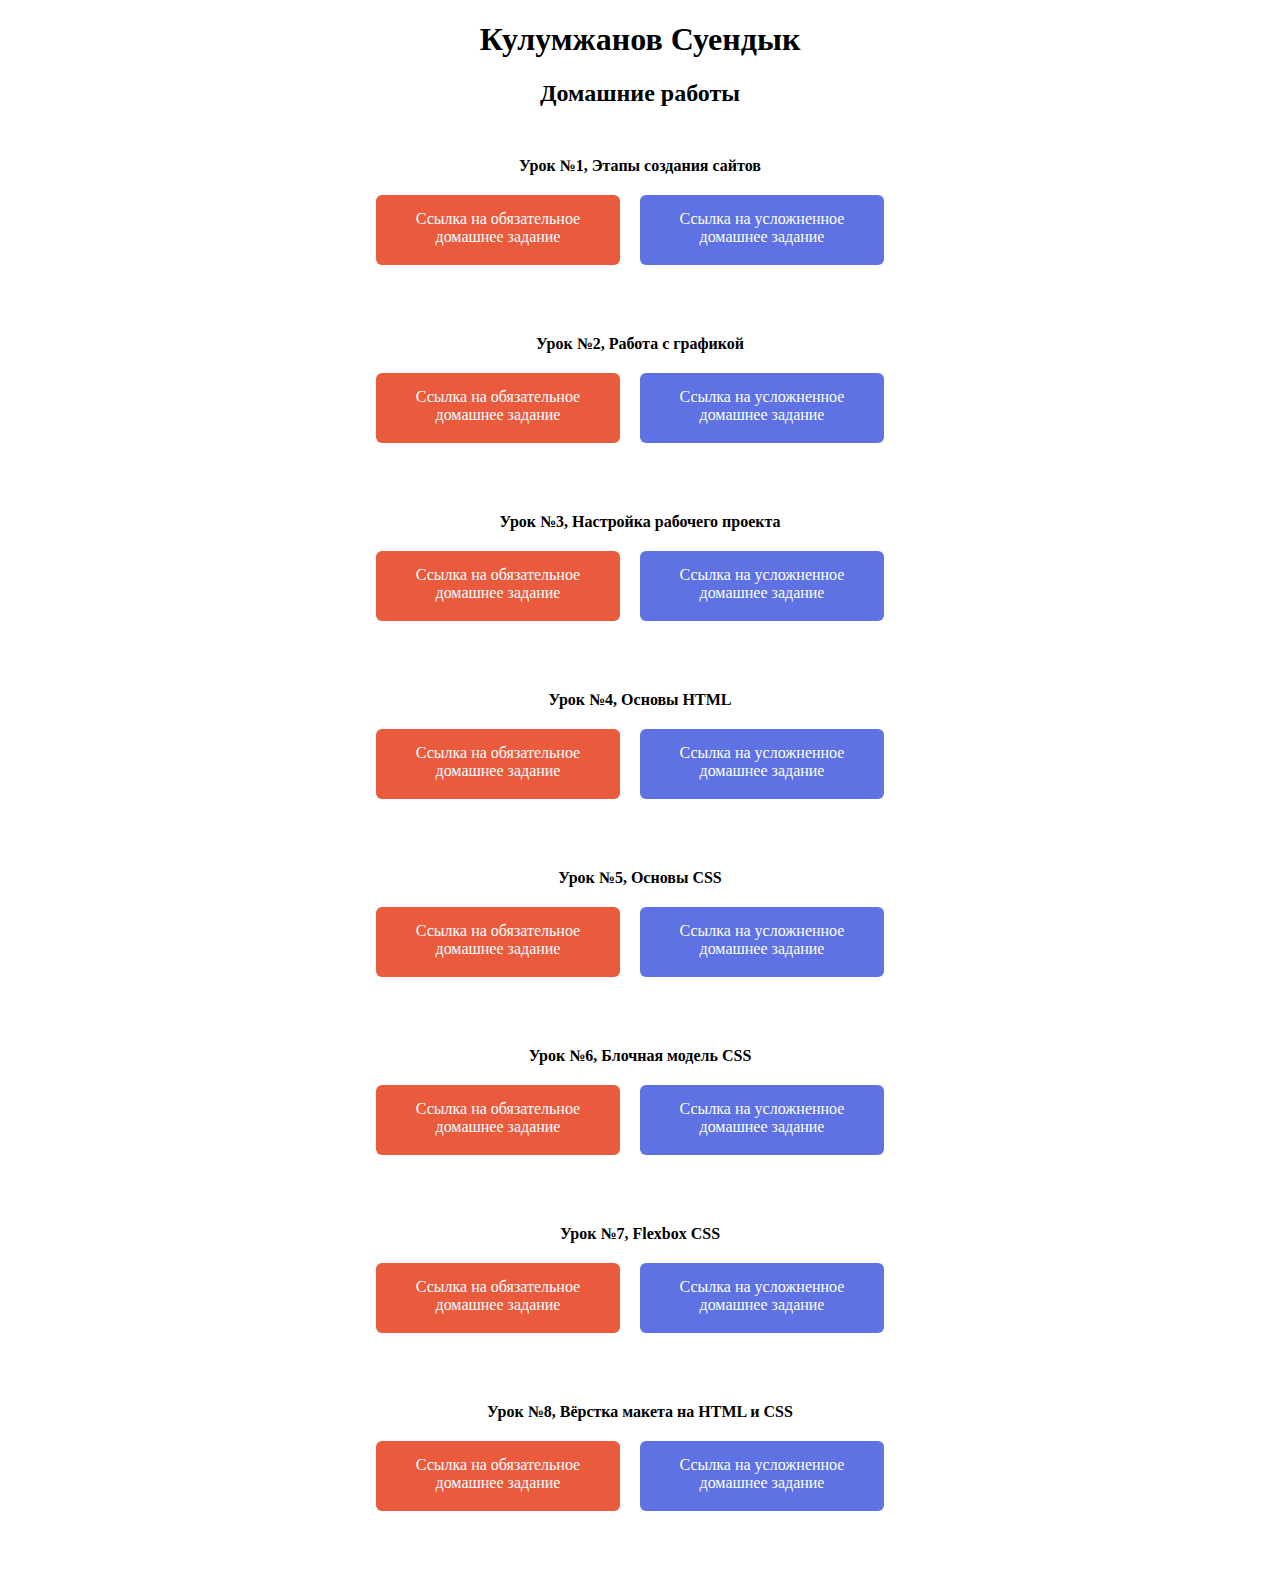
<file: lesson/index.html>
<!DOCTYPE html>
<html lang="ru">

<head>
  <meta charset="UTF-8">
  <meta name="viewport" content="width=device-width, initial-scale=1.0">
  <meta http-equiv="X-UA-Compatible" content="ie=edge">
  <title>Домашние задание</title>
  <link rel="stylesheet" href="css/style.css">
</head>

<body>
  <header>
    <h1>Кулумжанов Суендык</h1>
    <h2>Домашние работы </h2>
  </header>
  <section>
    <div class="items"> 
      <div class="wrap">
        <strong>Урок №1, Этапы создания сайтов</strong>
        <a class="required" href="https://wireframe.cc/3wjL5t">Ссылка на обязательное домашнее задание</a>
        <a class="complicated" href="https://wireframe.cc/pro/pp/9b3938e10221552">Ссылка на усложненное домашнее задание</a>
      </div>
    </div>

    <div class="items">
        <div class="wrap">
      <strong>Урок №2, Работа с графикой</strong>
      <a class="required" href="https://drive.google.com/open?id=1PRv9ocsOMxyvp9GvYrOCSDEGIgpimDEp">Ссылка на обязательное домашнее задание</a>
      <a class="complicated" href="https://drive.google.com/open?id=10_mIDsFTagZkDnCz_je2CTtrNr6mLcNW">Ссылка на усложненное домашнее задание</a>
    </div>
  </div>
    <div class="items">
        <div class="wrap">
      <strong>Урок №3, Настройка рабочего проекта</strong>
      <a class="required" href="https://github.com/Sikonay/homeworks">Ссылка на обязательное домашнее задание</a>
      <a class="complicated" href="http://kulumzhano.temp.swtest.ru/">Ссылка на усложненное домашнее задание</a>
    </div>
  </div>
    <div class="items">
        <div class="wrap">
      <strong>Урок №4, Основы HTML</strong>
      <a class="required" href="http://kulumzhano.temp.swtest.ru">Ссылка на обязательное домашнее задание</a>
      <a class="complicated" href="http://kulumzhano.temp.swtest.ru">Ссылка на усложненное домашнее задание</a>
    </div>
  </div>
    <div class="items">
        <div class="wrap">
        <strong>Урок №5, Основы CSS</strong>
        <a class="required" href="http://kulumzhano.temp.swtest.ru">Ссылка на обязательное домашнее задание</a>
        <a class="complicated" href="http://kulumzhano.temp.swtest.ru">Ссылка на усложненное домашнее задание</a>
    </div>
  </div>
    <div class="items">
        <div class="wrap">
        <strong>Урок №6, Блочная модель CSS</strong>
        <a class="required" href="http://kulumzhano.temp.swtest.ru/lesson4/index.html">Ссылка на обязательное домашнее задание</a>
        <a class="complicated" href="http://kulumzhano.temp.swtest.ru/project/src/index.html">Ссылка на усложненное домашнее задание</a>
    </div>
  </div>
    <div class="items">
        <div class="wrap">
        <strong>Урок №7, Flexbox CSS</strong>
        <a class="required" href="https://sikonay.github.io/homeworks/Lesson_7/easy/">Ссылка на обязательное домашнее задание</a>
        <a class="complicated" href="https://drive.google.com/open?id=1jBmkw75Vx1qa8SAUtfNOQqC7b33Zfgrz">Ссылка на усложненное домашнее задание</a>
    </div>
  </div>
    <div class="items">
        <div class="wrap">
        <strong>Урок №8, Вёрстка макета на HTML и CSS</strong>
        <a class="required" href="https://sikonay.github.io/homeworks/lesson-8/easy/">Ссылка на обязательное домашнее задание</a>
        <a class="complicated" href="№">Ссылка на усложненное домашнее задание</a>
    </div>
  </div>
  </section>
</body>

</html>
</file>
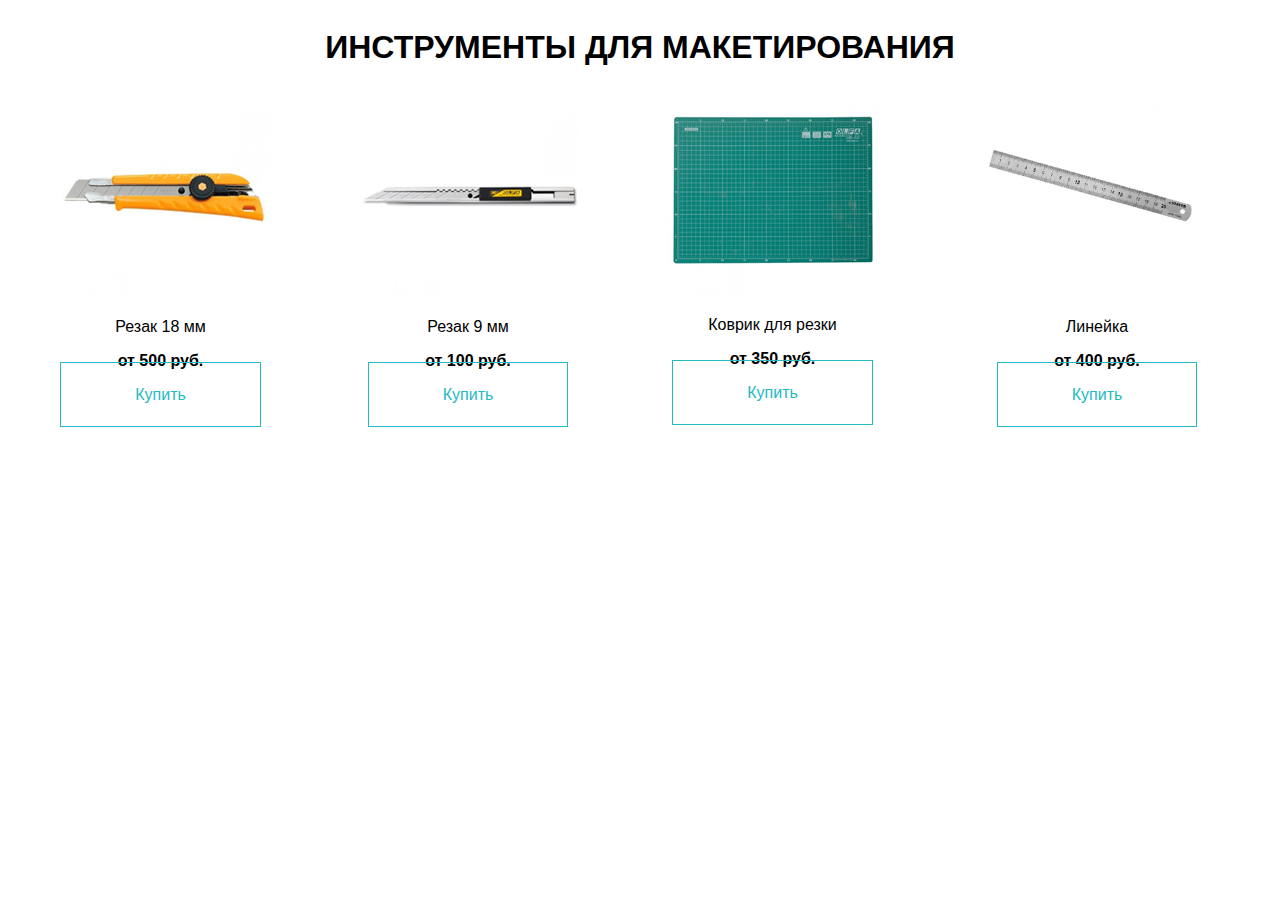
<file: Lesson 7/easy/index.html>
<!DOCTYPE html>
<html lang="ru">

<head>
  <meta charset="UTF-8">
  <meta name="viewport" content="width=device-width, initial-scale=1.0">
  <meta http-equiv="X-UA-Compatible" content="ie=edge">
  <title>Легкое задание №7</title>
  <link rel="stylesheet" href="css/style.css">
</head>

<body>
  <div class="content">
    
    <div class="product active">
      <h1>Инструменты для макетирования</h1>
    </div>

    <div class="product">
      <img src="img/product1.png" alt="">
      <p>Резак 18 мм</p>
      <p class="bold">от 500 руб.</p>
      <a>Купить</a>
    </div>
    <div class="product">
      <img src="img/product2.png" alt="">
      <p>Резак 9 мм</p>
      <p class="bold">от 100 руб.</p>
      <a>Купить</a>
    </div>
    <div class="product">
      <img src="img/product3.png" alt="">
      <p>Коврик для резки</p>
      <p class="bold">от 350 руб.</p>
      <a>Купить</a>
    </div>
    <div class="product">
      <img src="img/product4.png" alt="">
      <p>Линейка</p>
      <p class="bold">от 400 руб.</p>
      <a>Купить</a>
    </div>

  </div>
</body>

</html>
</file>
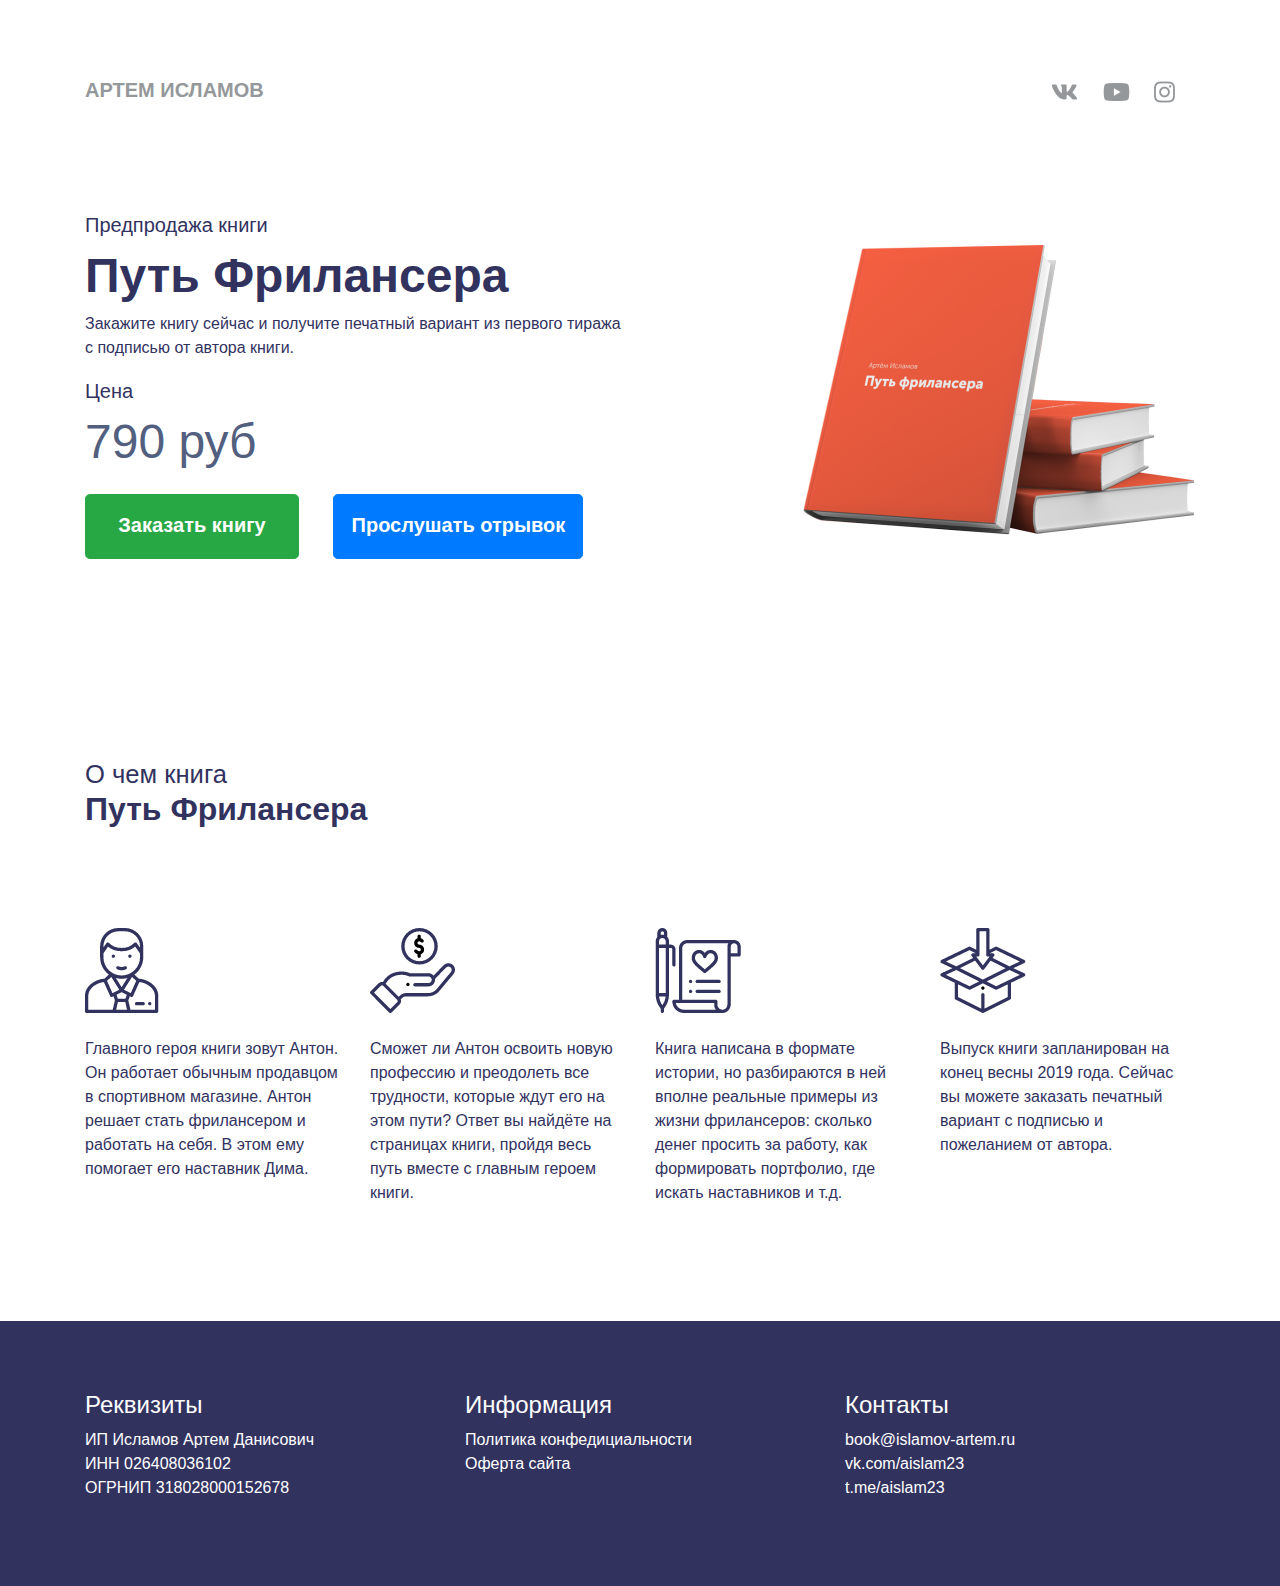
<file: lesson-10/easy/index.html>
<!doctype html>
<html lang="ru">
  <head>
    <!-- Required meta tags -->
    <meta charset="utf-8">
    <meta name="viewport" content="width=device-width, initial-scale=1, shrink-to-fit=no">

    <!-- Bootstrap CSS -->
    <link rel="stylesheet" href="https://stackpath.bootstrapcdn.com/bootstrap/4.3.1/css/bootstrap.min.css" integrity="sha384-ggOyR0iXCbMQv3Xipma34MD+dH/1fQ784/j6cY/iJTQUOhcWr7x9JvoRxT2MZw1T" crossorigin="anonymous">
    <link rel="stylesheet" href="css/style.css">
    <title>Путь фрилансера</title>
  </head>
  <body>
    <header class="hero">
      <div class="container">
        <nav class="navbar">
          <a class="navbar-brand" href="#">Артем Исламов</a>
          <div class="social">
            <a href="#"><img src="img/vk.png" alt=""></a>
            <a href="#"><img src="img/youtoobe.png" alt=""></a>
            <a href="#"><img src="img/instagram.png" alt=""></a>
          </div>
        </nav>
        <div class="main">
          <div class="row align-items-center">
            <div class="col-lg-6 col-sm-8">
              <div class="main-text">
                <span class="subtitle d-block">Предпродажа книги</span>
                <strong class="title d-block">Путь Фрилансера</strong>
                <p class="discription">Закажите книгу сейчас и получите печатный вариант из первого тиража с подписью от автора книги.</p>
                <span class="price-tag d-block">Цена</span>
                <strong class="price">790 руб</strong>
                <div class="buttons mt-3">
                  <a href="#" class="btn btn-success btn-lg">Заказать книгу</a>
                  <a href="#" class="btn btn-primary btn-lg">Прослушать отрывок</a>
                </div>
              </div>
            </div>
            <div class="col-lg-6 col-sm-4">
              <div class="main-image"><img src="img/main-image.png" alt=""></div>
            </div>
          </div>
        </div>
      </div>
    </header>

    <section class="about section">
      <div class="container">
        <h2 class="section-heading">
          <small class="section-subtitle d-block">О чем книга</small>
          <strong class="section-title">Путь Фрилансера</strong>
        </h2>
        <div class="about-block">
            <div class="row">
                <div class="col-md-6 col-lg-3">
                  <img src="img/picture1.png" alt="">
                  <p class="block-text mt-4">Главного героя книги зовут Антон. Он работает обычным продавцом в спортивном магазине. Антон решает стать фрилансером и работать на себя. В этом ему помогает его наставник Дима.</p>
                </div>
                <div class="col-md-6 col-lg-3">
                  <img src="img/picture2.png" alt="">
                  <p class="block-text mt-4">Сможет ли Антон освоить новую профессию и преодолеть все трудности, которые ждут его на этом пути? Ответ вы найдёте на страницах книги, пройдя весь путь вместе с главным героем книги.</p>
                </div>
                <div class="col-md-6 col-lg-3">
                  <img src="img/picture3.png" alt="">
                  <p class="block-text mt-4">Книга написана в формате истории, но разбираются в ней вполне реальные примеры из жизни фрилансеров: сколько денег просить за работу, как формировать портфолио, где искать наставников и т.д.</p>
                </div>
                <div class="col-md-6 col-lg-3">
                  <img src="img/picture4.png" alt="">
                  <p class="block-text mt-4">Выпуск книги запланирован на конец весны 2019 года. Сейчас вы можете заказать печатный вариант с подписью и пожеланием от автора.</p>
                </div>
              </div>
        </div>
      </div>
    </section>

    <footer>
      <div class="container">
        <div class="footer-wrap">
          <div class="row">
            <div class="col-4">
              <h4>Реквизиты</h4>
              <p>ИП Исламов Артем Данисович<br> 
                ИНН 026408036102 <br>
                ОГРНИП 318028000152678
              </p>
            </div>
            <div class="col-4">
              <h4>Информация</h4>
              <p>
                <a href="#">Политика конфедициальности</a>
                <a href="#">Оферта сайта</a>
              </p>
            </div>
            <div class="col-4">
              <h4>Контакты</h4>
              <P>
                <a href="#">book@islamov-artem.ru</a>
                <a href="#">vk.com/aislam23</a>
                <a href="#">t.me/aislam23</a>
              </P>
            </div>
          </div>
        </div>
      </div>
    </footer>
  </body>
</html>
</file>
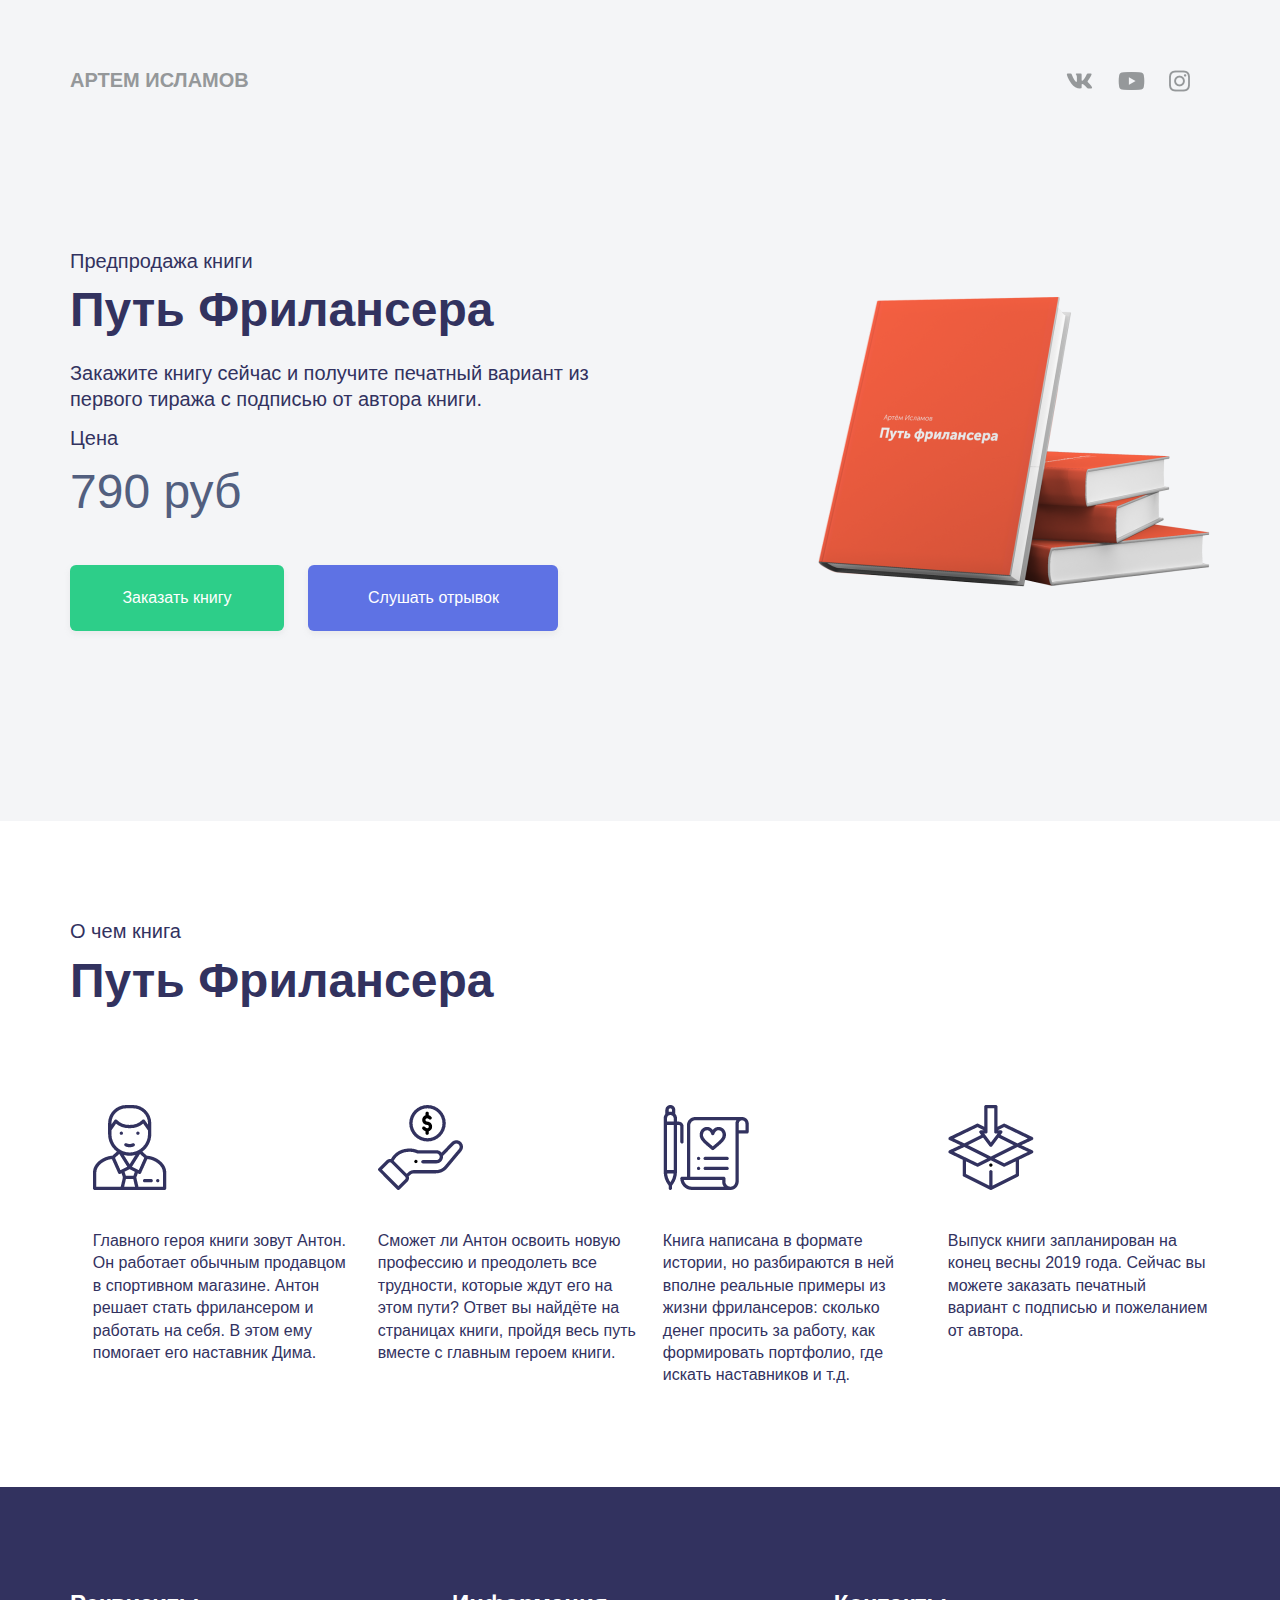
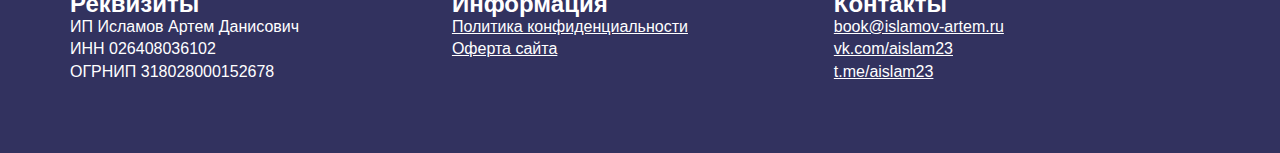
<file: lesson-8/easy/index.html>
<!DOCTYPE html>
<html lang="ru">

<head>
  <meta charset="UTF-8">
  <meta name="viewport" content="width=device-width, initial-scale=1.0">
  <meta http-equiv="X-UA-Compatible" content="ie=edge">
  <title>Легкое задание №8</title>
  <link rel="stylesheet" href="css/reset.css">
  <link rel="stylesheet" href="css/style.css">
</head>

<body>
  <!--Главный блок-->
  <header class="hero">
    <div class="container">
      <!-- Шапка -->
      <div class="navbar">
        <span class="brand">Артем Исламов</span>
        <div class="social">
          <a href="#"><img src="img/vk.png" alt="Изображение не загрузилось"></a>
          <a href="#"><img src="img/youtoobe.png" alt="Изображение не загрузилось"></a>
          <a href="#"><img src="img/instagram.png" alt="Изображение не загрузилось"></a>
        </div>
      </div>
      <!-- /.navbar -->
      <div class="main">
        <div class="main-text">
          <span class="subtitle">Предпродажа книги</span>
          <strong class="title">Путь Фрилансера</strong>
          <p class="desription">Закажите книгу сейчас и получите печатный вариант из первого тиража с подписью от
            автора книги.</p>
          <span class="price-tag">Цена</span>
          <strong class="price">790 руб</strong>
          <div class="buttons">
            <a href="#" class="btn btn-success">Заказать книгу</a>
            <a href="#" class="btn btn-primary">Слушать отрывок</a>
          </div>
        </div>
        <!-- /.main-text -->
        <div class="main-image">
          <img src="img/main-image.png" alt="Кортинка не отобразилась">
        </div>
        <!-- /.main-image -->
      </div>
      <!-- /.main -->
    </div>
    <!-- /.container -->
  </header>
  <section class="about section">
    <div class="container">
      <h2 class="section-heading">
        <span class="section-subtitle">О чем книга</span>
        <strong class="section-title">Путь Фрилансера</strong>
      </h2>
      <div class="wrap">
        <div class="block">
          <img src="img/picture1.png" alt="Изображение не загрузилось">
          <p class="block-text">
            Главного героя книги зовут Антон. Он работает обычным продавцом в спортивном магазине. Антон решает стать
            фрилансером и работать на себя. В этом ему помогает его наставник Дима.
          </p>
        </div>
        <div class="block">
          <img src="img/picture2.png" alt="Изображение не загрузилось">
          <p class="block-text">
            Сможет ли Антон освоить новую профессию и преодолеть все трудности, которые ждут его на этом пути? Ответ вы
            найдёте на страницах книги, пройдя весь путь вместе с главным героем книги.
          </p>
        </div>
        <div class="block">
          <img src="img/picture3.png" alt="Изображение не загрузилось">
          <p class="block-text">
            Книга написана в формате истории, но разбираются в ней вполне реальные примеры из жизни фрилансеров:
            сколько денег просить за работу, как формировать портфолио, где искать наставников и т.д.
          </p>
        </div>
        <div class="block">
          <img src="img/picture4.png" alt="Изображение не загрузилось">
          <p class="block-text">
            Выпуск книги запланирован на конец весны 2019 года. Сейчас вы можете заказать печатный вариант с подписью и
            пожеланием от автора.
          </p>
        </div>
      </div>
      <!-- /.wrap -->
    </div>
  </section>

  <footer class="footer">
    <div class="container">
      <div class="footer-wrap">
        <div class="footer-block">
          <h4 class="footer-title">Реквизиты</h4>
          <p>ИП Исламов Артем Данисович <br>
            ИНН 026408036102 <br>
            ОГРНИП 318028000152678</p>
        </div>
        <div class="footer-block">
          <h4 class="footer-title">Информация</h4>
          <p> <a href="">Политика конфиденциальности</a>
            <a href="">Оферта сайта</a>
          </p>
        </div>
        <div class="footer-block">
          <h4 class="footer-title">Контакты</h4>
          <p> <a href="#">book@islamov-artem.ru</a>
            <a href="#">vk.com/aislam23</a>
            <a href="#">t.me/aislam23</a> </p>
        </div>
      </div>
    </div>
  </footer>

</body>

</html>
</file>
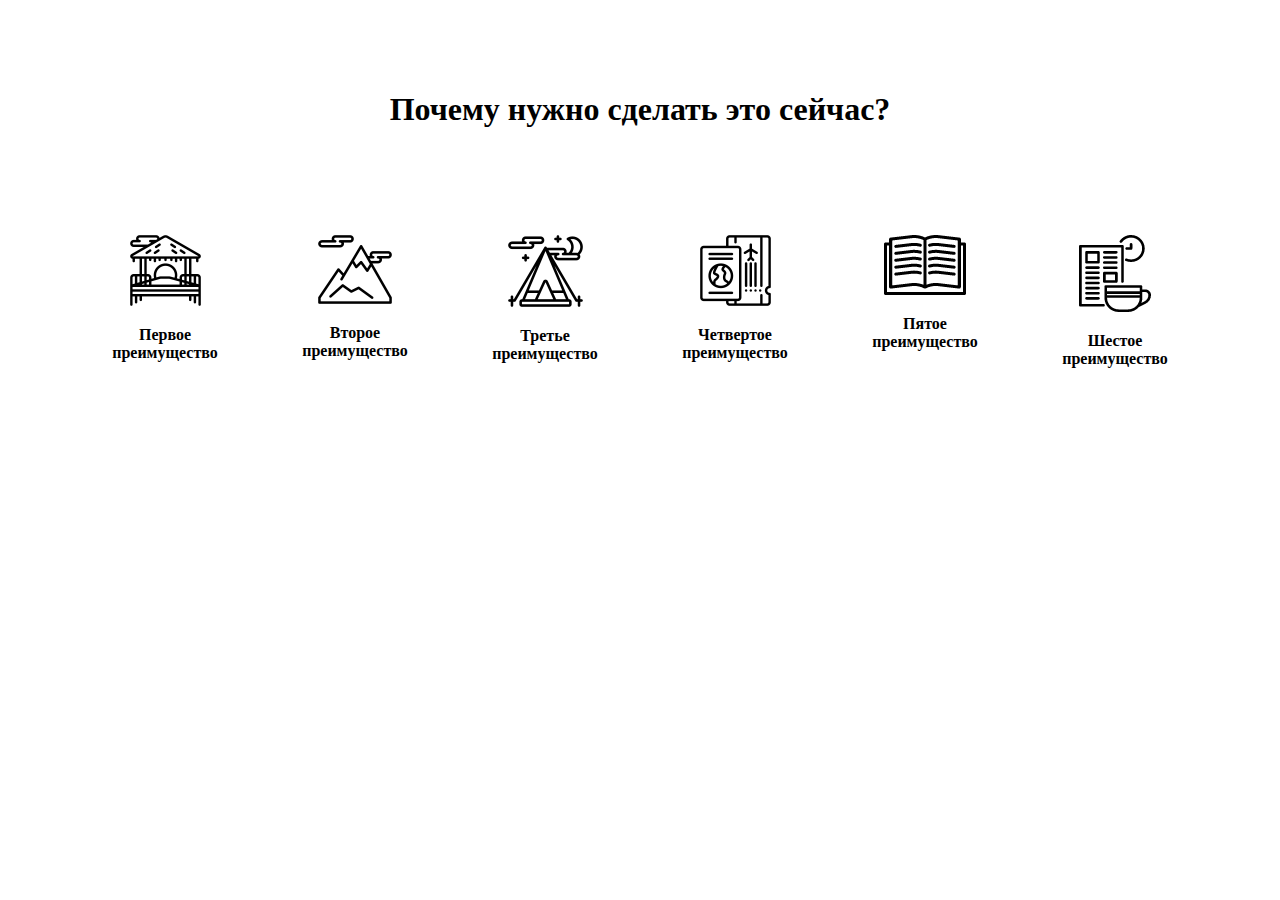
<file: lesson-9/easy/index.html>
<!doctype html>
<html lang="ru">
  <head>
    <!-- Required meta tags -->
    <meta charset="utf-8">
    <meta name="viewport" content="width=device-width, initial-scale=1, shrink-to-fit=no">

    <!-- Bootstrap CSS -->
    <link rel="stylesheet" href="css/bootstrap-grid.min.css">
    <link rel="stylesheet" href="css/style.css">

    <title>Урок №9</title>
  </head>
  <body>
    <div class="container">
      <div class="row">
        <div class="header col-12">
          <h1>Почему нужно сделать это сейчас?</h1>
        </div>  
      </div>

      <div class="row">
        <div class="block col-sm-6 col-md-6 col-lg-2 col-xl-2">
          <img src="img/img1.png" alt="">
          <span>Первое 
              преимущество</span>
        </div>
        <div class="block col-sm-6 col-md-6 col-lg-2 col-xl-2">
          <img src="img/img2.png" alt="">
          <span>Второе
              преимущество</span>
        </div>
        <div class="block col-sm-6 col-md-6 col-lg-2 col-xl-2">
          <img src="img/img3.png" alt="">
          <span>Третье
              преимущество</span>
        </div>
        <div class="block col-sm-6 col-md-6 col-lg-2 col-xl-2">
          <img src="img/img4.png" alt="">
          <span>Четвертое
              преимущество</span>
        </div>
        <div class="block col-sm-6 col-md-6 col-lg-2 col-xl-2">
          <img src="img/img5.png" alt="">
          <span>Пятое
              преимущество</span>
        </div>
        <div class="block col-sm-6 col-md-6 col-lg-2 col-xl-2">
          <img src="img/img6.png" alt="">
          <span>Шестое
              преимущество</span>
        </div>
      </div>
    </div>
    

  
   
  </body>
</html>
</file>
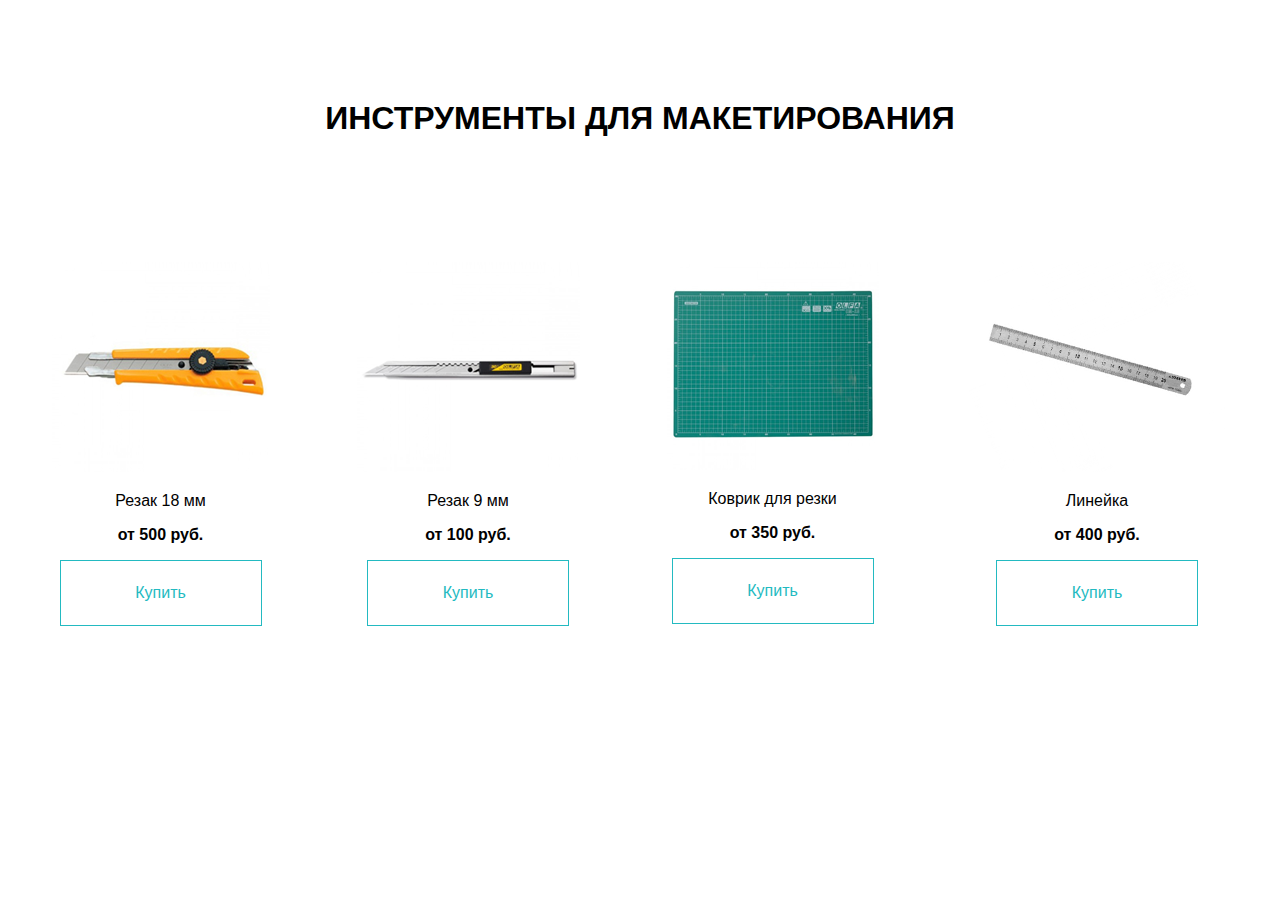
<file: Lesson_7/easy/index.html>
<!DOCTYPE html>
<html lang="ru">

<head>
  <meta charset="UTF-8">
  <meta name="viewport" content="width=device-width, initial-scale=1.0">
  <meta http-equiv="X-UA-Compatible" content="ie=edge">
  <title>Легкое задание №7</title>
  <link rel="stylesheet" href="css/style.css">
</head>

<body>
  
  <div class="title">
    <h1>Инструменты для макетирования</h1>
  </div>

  <div class="content">
    <div class="product">
      <img src="img/product1.png" alt="">
      <p>Резак 18 мм</p>
      <p class="bold">от 500 руб.</p>
      <a>Купить</a>
    </div>
    <div class="product">
      <img src="img/product2.png" alt="">
      <p>Резак 9 мм</p>
      <p class="bold">от 100 руб.</p>
      <a>Купить</a>
    </div>
    <div class="product">
      <img src="img/product3.png" alt="">
      <p>Коврик для резки</p>
      <p class="bold">от 350 руб.</p>
      <a>Купить</a>
    </div>
    <div class="product">
      <img src="img/product4.png" alt="">
      <p>Линейка</p>
      <p class="bold">от 400 руб.</p>
      <a>Купить</a>
    </div>

  </div>
</body>

</html>
</file>
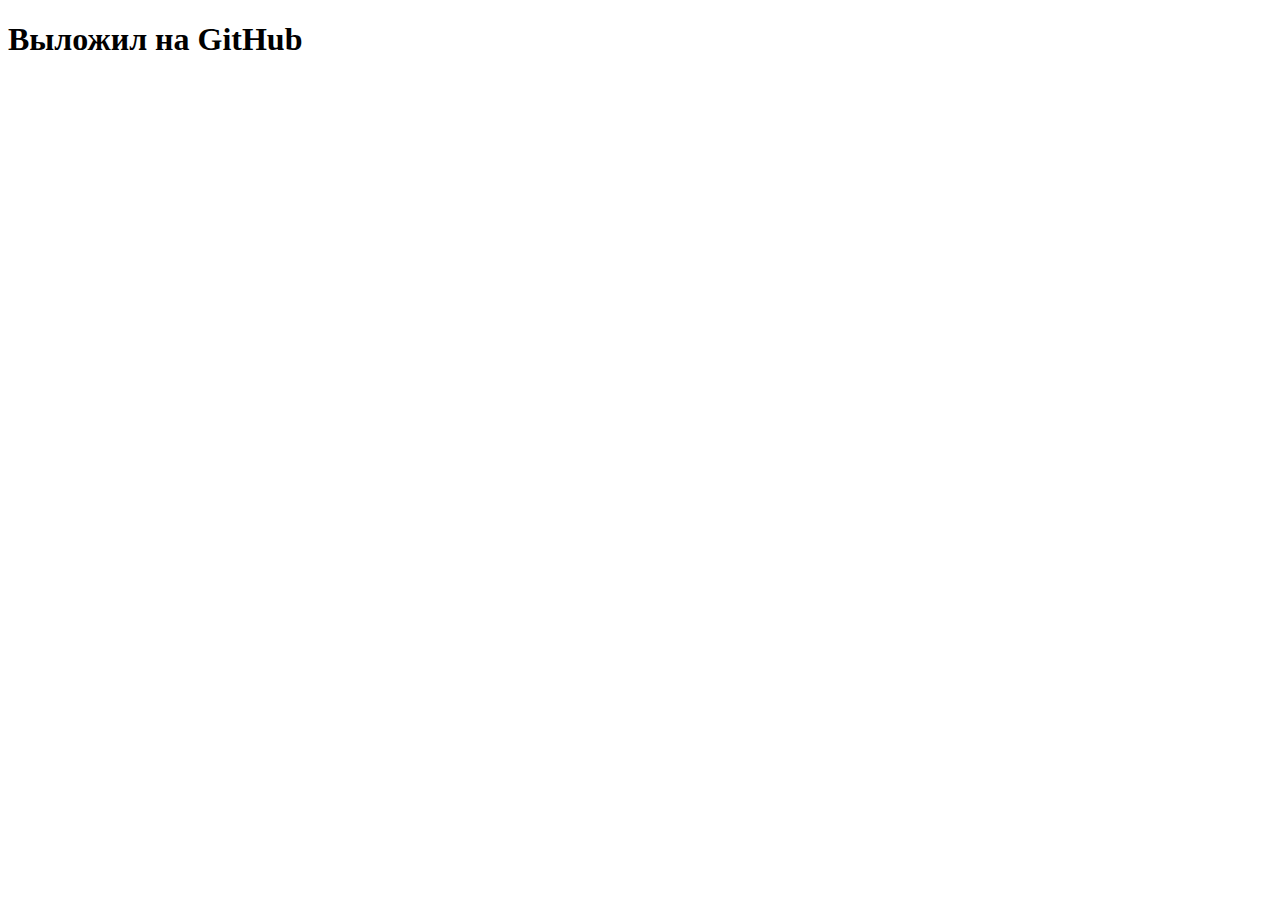
<file: lesson-3/project/src/index.html>
<!DOCTYPE html>
<html lang="ru">
<head>
  <meta charset="UTF-8">
  <meta name="viewport" content="width=device-width, initial-scale=1.0">
  <meta http-equiv="X-UA-Compatible" content="ie=edge">
  <title>Задание урока №3</title>
</head>
<body>
  <h1>Выложил на GitHub</h1>
</body>
</html>
</file>
<file: lesson/css/style.css>
header{
  display: block;
  text-align: center;
} 
.wrap{
  display: flex;
  flex-wrap: wrap;
  text-align: center;
  justify-content: center; 
  margin: 50px;
}
strong, a{
  display: inline-block;
}
strong{
  width: 100%;
}
a{
  margin-right: 20px;
  margin-bottom: 20px;
  margin-top: 20px;
  width: 214px;
  height: 40px;
  text-decoration: none;
  border-radius: 6px;
  padding: 15px;
  color: #fff;
  display: inline-block;
  text-align: center;
}
.complicated{

  background-color: #5e72e4;

}
.required{
  background-color: #ea5b3e;
  
}
</file>
<file: Lesson 7/easy/css/style.css>
body{
  font-family: sans-serif;
}
h1{
text-transform: uppercase;
}
.product a{
  color: #23bac1;
  padding: 23px 74px;
  text-decoration: none;
  width: 200px;
  cursor: pointer;
  border: solid 1px;
}
.content{
  display: flex;
  flex-wrap: wrap;
  justify-content: space-around;
}
.product{
  text-align: center;
}
.active{
  flex-basis: 100%;
}
.bold{
  font-weight:bold;
}
</file>
<file: lesson-10/easy/css/style.css>
body{
  color: #32325f;
}
img{
  max-width: 100%;
}
.navbar{
  padding: 0;
}
.subtitle{
  font-size: 20px;
  font-weight: 400;
}
.title{
  font-size: 48px;
  font-weight: 700;
}
.price-tag{
  font-size: 20px;
  font-weight: 400;
} 
.price{
  font-size: 48px;
  font-weight: 400;
  color: #525f7f;
}
.main{
  margin-top: 100px;
}
.hero{
  padding-top: 70px;
  padding-bottom: 190px;
}
.section{
  padding-bottom: 100px;
}
.about-block{
  margin-top: 100px;
}

.navbar a{
  text-transform: uppercase;
  font-size: 20px;
  font-weight: 700;
  color: #95989a;
}
.social a{
  margin-right: 20px;
}

footer{
  background-color: #32325f;
  color: #fff;
}
footer a{
  color: #fff;
  display: block;
  text-decoration: none;
}
.footer-wrap{
  padding-top: 70px;
  padding-bottom: 70px;
}
.btn{
  font-size: 20px;
  font-weight: 700;
  margin-bottom: 10px;
  margin-right: 30px;
}
.main-image{
  text-align: right;
}
.btn-success{
  width: 214px;
  height: 65px;
  padding-top: 15px;
}
.btn-primary{
  width: 250px;
  height: 65px;
  padding-top: 15px;
}
</file>
<file: lesson-8/easy/css/style.css>
*{
  box-sizing: border-box;
}
body{
  font-family: sans-serif;
  color: #32325f;
}
.container{
  max-width: 1140px;
  width: 96%;
  margin-left: auto;
  margin-right: auto;
}
.navbar{
  display: flex;
  justify-content: space-between;
  margin-bottom: 159px;
}
.brand{
color: #95989a;
font-size: 20px;
font-weight: 700;
text-transform: uppercase;
}
.hero{
  padding-top: 70px;
  padding-bottom: 190px;
  background-color: #f4f5f7;
}
.social a{
  text-decoration: none;
  margin-right: 20px;
}
.main{
  display: flex;
  justify-content: space-between;
  align-items: center;
}
.main-text{
  width: 50%;
}
.subtitle{
  font-size: 20px;
  font-weight: 400;
  display: block;
  margin-bottom: 15px;
}
.title{
  font-size: 48px;
  font-weight: 700;
  display: block;
  margin-bottom: 26px;
}
.desription{
  font-size: 20px;
  font-weight: 400;
  line-height: 26px;
  margin-bottom: 16px;
}
.price-tag{
  font-size: 20px;
  font-weight: 400;
  margin-bottom: 20px;
  display: block;
  
}
.price{
  display: block;
  margin-bottom: 49px;
  font-size: 48px;
  font-weight: 400;
  color: #525f7f;
}
.btn{
  text-decoration: none;
  box-shadow: 0 3px 6px rgba(173, 173, 173, 0.16);
  border-radius: 6px; 
  padding: 25px 30px;
  color: #fff;
  display: inline-block;
  text-align: center;
}
.btn-success{
  background-color: #2dce89;
  margin-right: 20px;
  width: 214px;
  height: 66px;
}
.btn-primary{
  background-color: #5e72e4;
  width: 250px;
  height: 66px;
}
.section{
  padding-top: 100px;
  padding-bottom: 100px;
}
.section-subtitle{
  font-size: 20px;
  font-weight: 400;
  display: block;
  margin-bottom: 16px;
}
.section-title{
  display: block;
  font-size: 48px;
  font-weight: 700;
}
.wrap{
  display: flex;
  justify-content: space-between;
  flex-wrap: wrap;
  margin-top: 100px;
}
.block{
  width: 23%;
  margin-left: 2%;
}
.block img{
  margin-bottom: 40px;
}
.block-text{
  font-size: 16px;
  font-weight: 400;
  margin-top: 40px 0;
  line-height: 1.4;
}
.footer{
  background-color: #32325f;
  color: #fff;
  padding-top: 70px;
  padding-bottom: 70px;
}
.footer-wrap{
  display: flex;
  justify-content: space-between;
}
.footer-block{
  width: 33%;
}
.footer-title{
  font-size: 24px;
  font-weight: 700;
  margin-top: 35px;
}
.footer a{
  display: block;
  color: #fff;
}
.footer p{
  line-height: 1.4;
}

/*Здесь я свое добавил*/

.customers{
  width: 362px;
  height: 254px;
  margin-bottom: 35px;
}
.people{
  background-color: #f4f5f7;
}
.people-wrap{
  display: flex;
  justify-content: space-around;
  
  flex-wrap: wrap;
}
</file>
<file: lesson-9/easy/css/style.css>
.header{
  text-align: center;
}
img, span{
  display: block;
  margin: 0 auto; 
}
.block{
  text-align: center;
  font-size: 16px;
  font-weight: 700;
  margin-top: 15px;
}
span{
  width: 122px;
  margin-top: 20px;
}
.row{
  margin-top: 70px;
}
</file>
<file: Lesson_7/easy/css/style.css>
body{
  font-family: sans-serif;
}
h1{
text-transform: uppercase;
}
.title{
  text-align: center;
  margin-top: 100px;
  margin-bottom: 125px;
}
.product a{
  display: inline-block;
  color: #23bac1;
  font-style: 13px;
  padding-top: 23px;
  padding-bottom: 23px;
  text-decoration: none;
  width: 200px;
  cursor: pointer;
  border: solid 1px;
}
.content{
  display: flex;
  flex-wrap: wrap;
  justify-content: space-around;
}
.product{
  text-align: center;
}
.active{
  flex-basis: 100%;
}
.bold{
  font-weight:bold;
}
</file>
